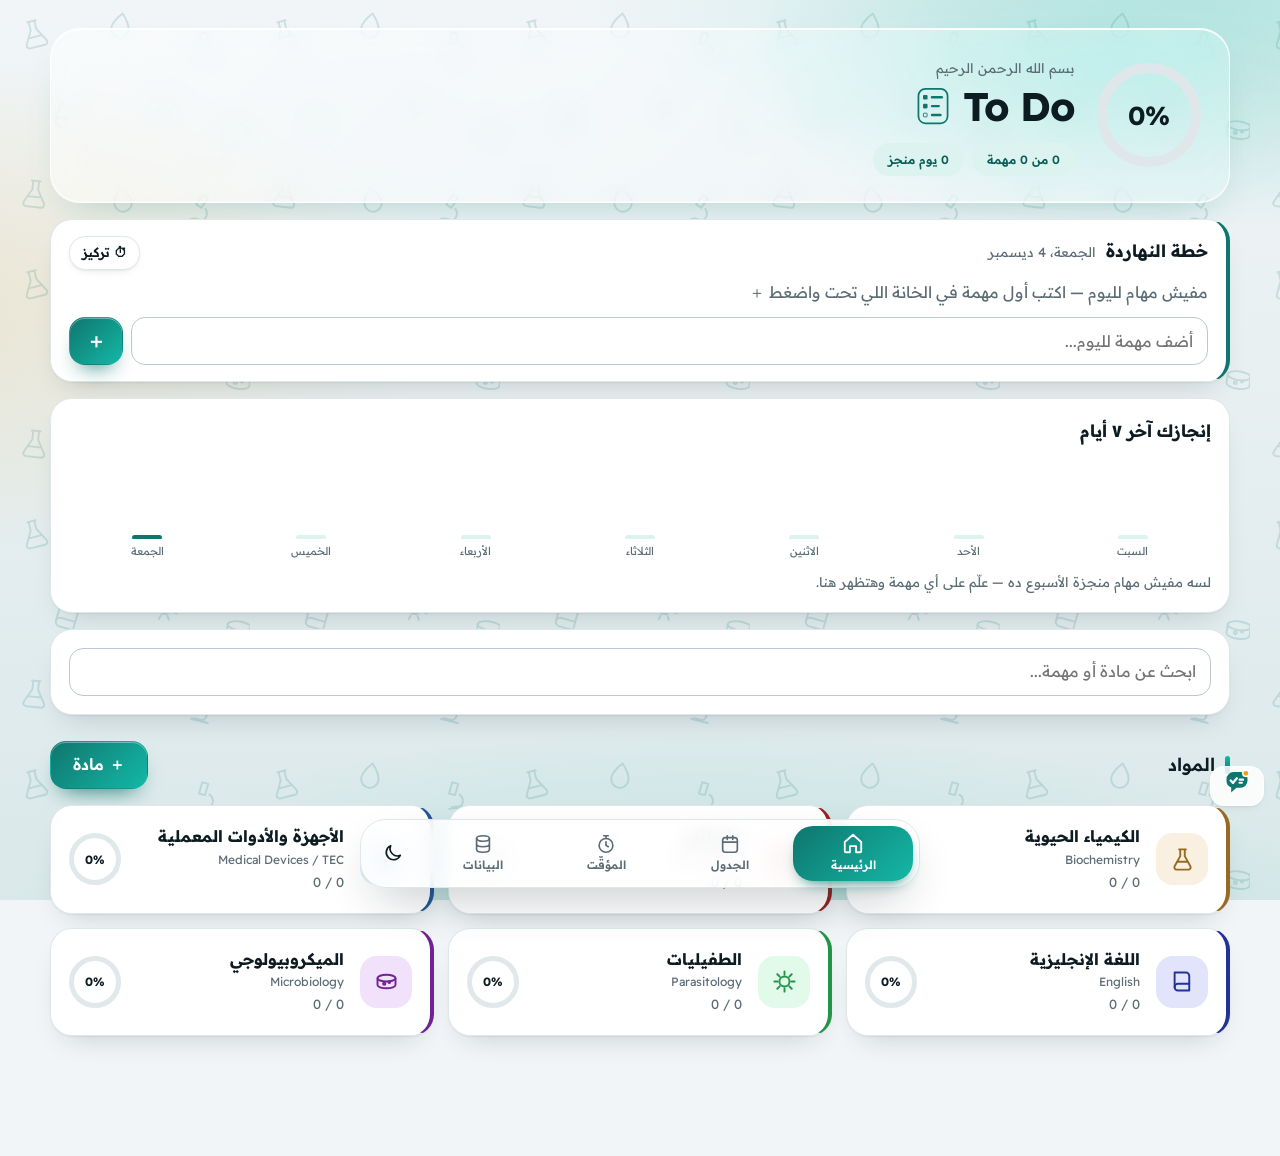
<file: index.html>
<!doctype html>
<html lang="ar" dir="rtl"><head><meta charset="utf-8">
<meta name="robots" content="noindex,nofollow,noarchive">
<meta name="viewport" content="width=device-width,initial-scale=1,viewport-fit=cover">
<meta name="color-scheme" content="light dark"><style>html{background:#F1F5F7}html[data-theme=dark]{background:#071113}</style><meta name="theme-color" content="#F1F5F7"><script>function setTheme(t,s){document.documentElement.dataset.theme=t;var m=document.querySelector('meta[name=theme-color]');if(m)m.content=t=="dark"?"#071113":"#F1F5F7";if(s)try{localStorage.setItem("todo_theme",t)}catch(e){}}var _t=null;try{_t=localStorage.getItem("todo_theme")}catch(e){}if(/[?&]demo/.test(location.search))_t=/demo=dark/.test(location.search)?"dark":"light";setTheme(_t||(matchMedia("(prefers-color-scheme:dark)").matches?"dark":"light"))</script>
<meta name="description" content="To Do — متابعة المهام والجدول اليومي">
<meta name="apple-mobile-web-app-capable" content="yes"><meta name="mobile-web-app-capable" content="yes"><meta name="apple-mobile-web-app-title" content="To Do"><meta name="apple-mobile-web-app-status-bar-style" content="black">
<title>To Do</title>
<link rel="manifest" href="manifest.webmanifest"><link rel="icon" href="favicon.svg" type="image/svg+xml"><link rel="icon" href="icon-192.png" sizes="192x192" type="image/png"><link rel="apple-touch-icon" href="apple-touch-icon.png">
<link rel="preconnect" href="https://fonts.googleapis.com"><link rel="preconnect" href="https://fonts.gstatic.com" crossorigin>
<link rel="stylesheet" href="https://fonts.googleapis.com/css2?family=Readex+Pro:wght@400;500;600;700&display=swap" media="print" onload="this.media='all'"><noscript><link rel="stylesheet" href="https://fonts.googleapis.com/css2?family=Readex+Pro:wght@400;500;600;700&display=swap"></noscript>
<link rel="stylesheet" href="styles.css"></head>
<body><main id="app"></main>
<nav class="tabs"><a href="#/" data-t="home"><svg viewBox="0 0 24 24" fill="none" stroke="currentColor" stroke-width="1.8" stroke-linecap="round" stroke-linejoin="round" aria-hidden="true"><path d="M4 11l8-7 8 7v9a1 1 0 0 1-1 1h-4v-6H9v6H5a1 1 0 0 1-1-1z"/></svg><span>الرئيسية</span></a><a href="#/cal" data-t="cal"><svg viewBox="0 0 24 24" fill="none" stroke="currentColor" stroke-width="1.8" stroke-linecap="round" stroke-linejoin="round" aria-hidden="true"><rect x="4" y="5" width="16" height="16" rx="3"/><path d="M4 10h16M9 3v4M15 3v4"/></svg><span>الجدول</span></a><a href="#/timer" data-t="timer"><svg viewBox="0 0 24 24" fill="none" stroke="currentColor" stroke-width="1.8" stroke-linecap="round" stroke-linejoin="round" aria-hidden="true"><circle cx="12" cy="13.5" r="7.5"/><path d="M12 9.5v4l2.5 1.5M9.5 3h5M12 3v3"/></svg><span>المؤقّت</span></a><a href="#/data" data-t="data"><svg viewBox="0 0 24 24" fill="none" stroke="currentColor" stroke-width="1.8" stroke-linecap="round" stroke-linejoin="round" aria-hidden="true"><ellipse cx="12" cy="6" rx="7" ry="3"/><path d="M5 6v6c0 1.7 3.1 3 7 3s7-1.3 7-3V6M5 12v6c0 1.7 3.1 3 7 3s7-1.3 7-3v-6"/></svg><span>البيانات</span></a><button id="theme" aria-label="الوضع الليلي" title="الوضع الليلي"><svg class="ic-moon" viewBox="0 0 24 24" fill="none" stroke="currentColor" stroke-width="1.8" stroke-linecap="round" stroke-linejoin="round" aria-hidden="true"><path d="M20 14.5A8 8 0 0 1 9.5 4 8 8 0 1 0 20 14.5z"/></svg><svg class="ic-sun" viewBox="0 0 24 24" fill="none" stroke="currentColor" stroke-width="1.8" stroke-linecap="round" stroke-linejoin="round" aria-hidden="true"><circle cx="12" cy="12" r="4"/><path d="M12 2v2M12 20v2M2 12h2M20 12h2M5 5l1.4 1.4M17.6 17.6L19 19M5 19l1.4-1.4M17.6 6.4L19 5"/></svg></button></nav>
<div id="sheet"></div>
<script type="module" src="main.js"></script></body></html>
</file>
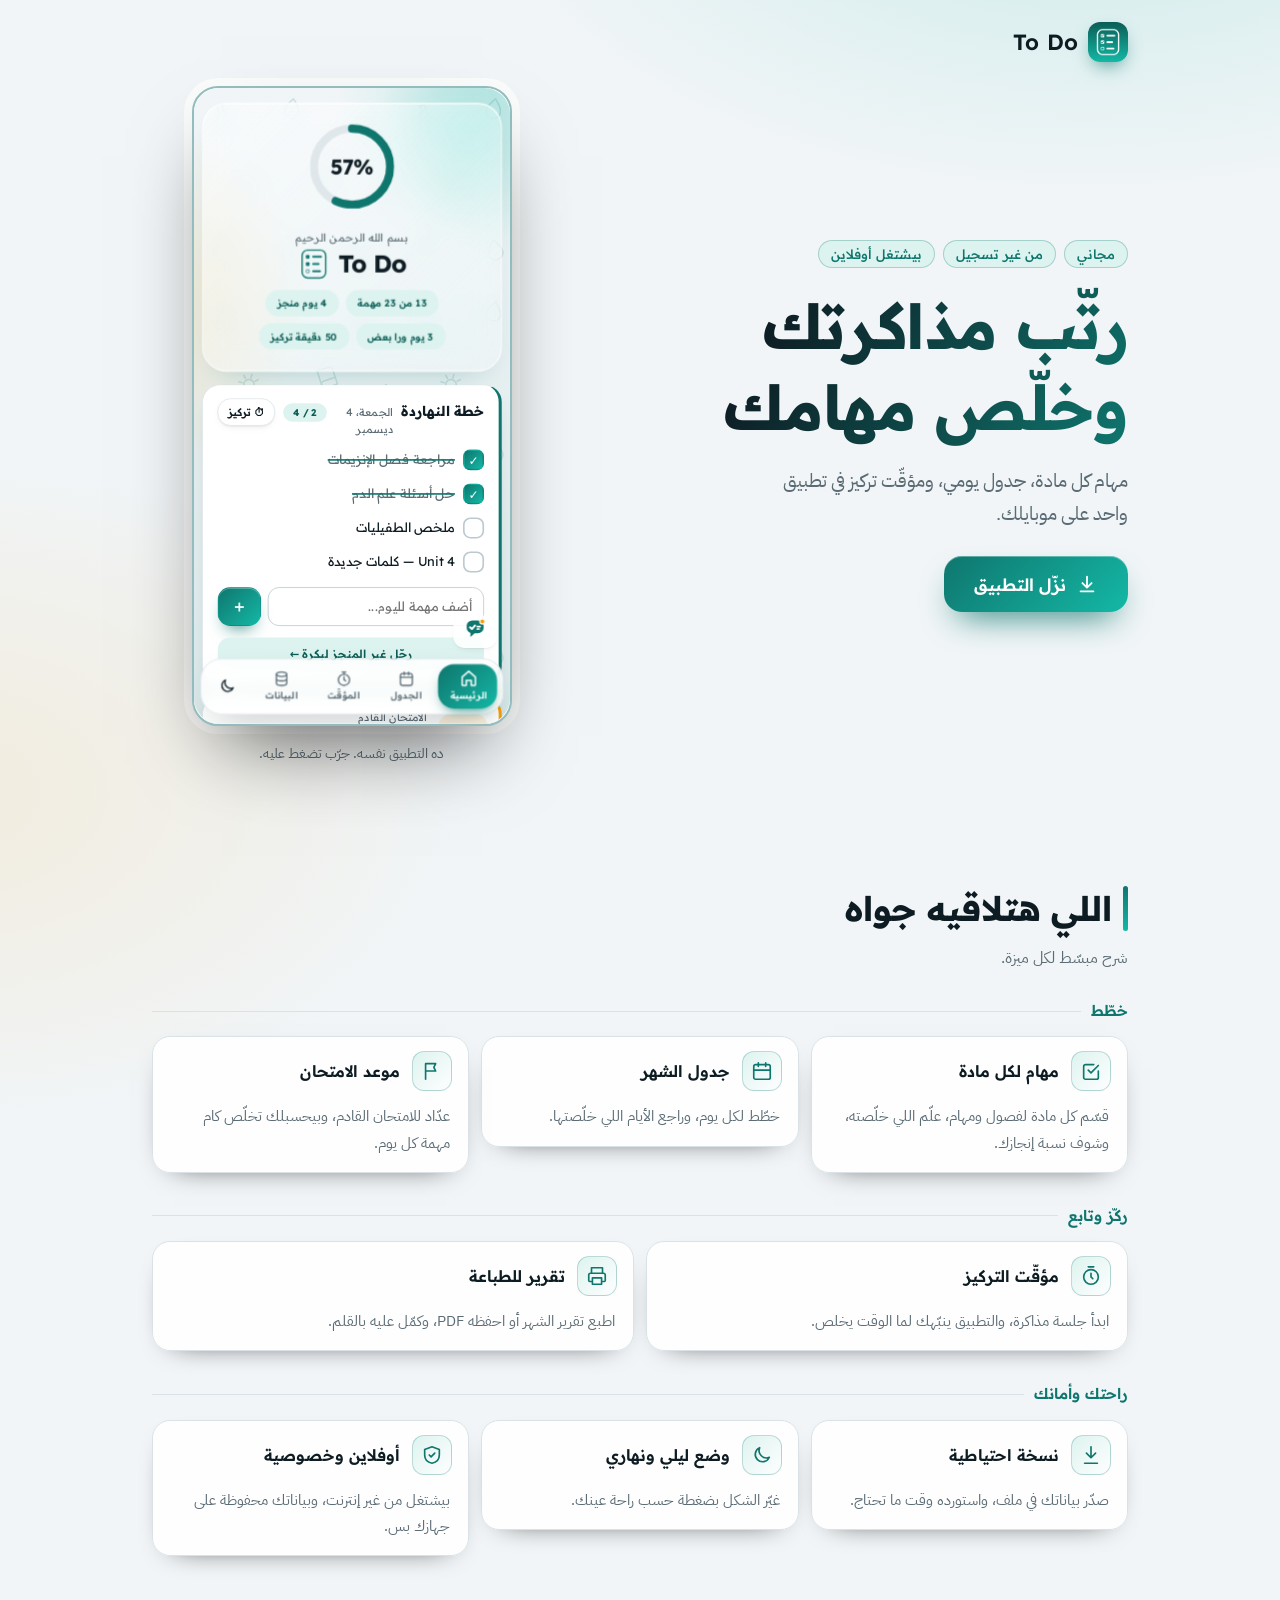
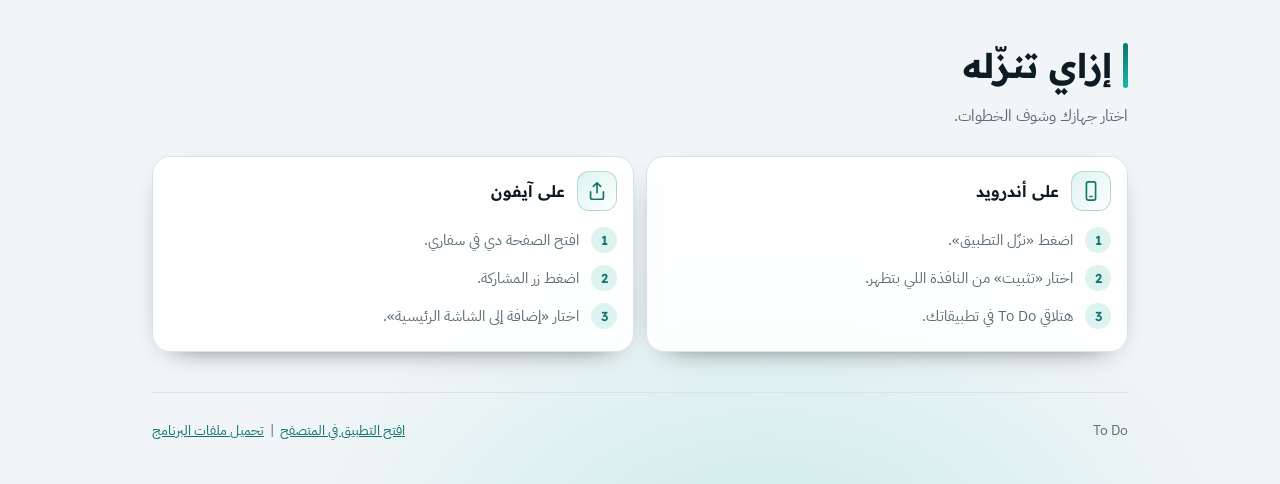
<file: download.html>
<!doctype html>
<html lang="ar" dir="rtl"><head><meta charset="utf-8">
<meta name="robots" content="noindex,nofollow,noarchive">
<meta name="viewport" content="width=device-width,initial-scale=1,viewport-fit=cover">
<meta name="color-scheme" content="light dark">
<style>html{background:#F1F5F7}html[data-theme=dark]{background:#071113}</style>
<meta name="theme-color" content="#F1F5F7">
<script>function setTheme(t,s){document.documentElement.dataset.theme=t;var m=document.querySelector('meta[name=theme-color]');if(m)m.content=t=="dark"?"#071113":"#F1F5F7";if(s)try{localStorage.setItem("todo_theme",t)}catch(e){}}var _t=null;try{_t=localStorage.getItem("todo_theme")}catch(e){}setTheme(_t||(matchMedia("(prefers-color-scheme:dark)").matches?"dark":"light"))</script>
<title>نزّل To Do</title>
<meta name="description" content="To Do: تطبيق لمتابعة المواد والمهام والجدول اليومي. مجاني وبيشتغل من غير إنترنت.">
<link rel="manifest" href="manifest.webmanifest"><link rel="icon" href="favicon.svg" type="image/svg+xml"><link rel="apple-touch-icon" href="apple-touch-icon.png">
<link rel="preconnect" href="https://fonts.googleapis.com"><link rel="preconnect" href="https://fonts.gstatic.com" crossorigin>
<link rel="stylesheet" href="https://fonts.googleapis.com/css2?family=IBM+Plex+Sans+Arabic:wght@400;500&family=Readex+Pro:wght@500;600;700&display=swap" media="print" onload="this.media='all'">
<style>
:root{--hex:url("data:image/svg+xml,%3Csvg xmlns='http://www.w3.org/2000/svg' width='27.71' height='48'%3E%3Cpath d='M13.86 0L27.71 8V24L13.86 32L0 24V8ZM13.86 32V48' fill='none' stroke='%230f766e' stroke-opacity='.15' stroke-width='1.2'/%3E%3C/svg%3E");--bg:#F1F5F7;--paper:#fff;--fg:#0D1B22;--muted:#5B6C75;--line:#D9E2E7;--on:#0F766E;--p2:#14B8A6;--on-fg:#fff;--hl:#DDF3EF;--g1:#14B8A62e;--g2:#F59E0B1c;--frame:#0D1B22;--sh:0 30px 60px -28px #0d1b2266;color-scheme:light}
:root[data-theme=dark]{--hex:url("data:image/svg+xml,%3Csvg xmlns='http://www.w3.org/2000/svg' width='27.71' height='48'%3E%3Cpath d='M13.86 0L27.71 8V24L13.86 32L0 24V8ZM13.86 32V48' fill='none' stroke='%232dd4bf' stroke-opacity='.13' stroke-width='1.2'/%3E%3C/svg%3E");--bg:#071113;--paper:#0E1B1E;--fg:#E7F1F2;--muted:#8DA3A8;--line:#1E3A3F;--on:#2DD4BF;--p2:#5EEAD4;--on-fg:#032B27;--hl:#2DD4BF26;--g1:#2DD4BF1f;--g2:#38BDF814;--frame:#16292d;--sh:0 30px 70px -26px #000;color-scheme:dark}
*{box-sizing:border-box}
body{margin:0;min-height:100dvh;background:var(--bg);color:var(--fg);font:400 16px/1.75 "IBM Plex Sans Arabic","Segoe UI",Tahoma,system-ui,sans-serif;padding:env(safe-area-inset-top) env(safe-area-inset-right) env(safe-area-inset-bottom) env(safe-area-inset-left)}
body::before,body::after{content:"";position:fixed;inset:0;z-index:-1;pointer-events:none}
body::before{background:radial-gradient(70% 50% at 90% -5%,var(--g1),transparent 70%),radial-gradient(60% 45% at -5% 60%,var(--g2),transparent 70%),radial-gradient(70% 40% at 50% 110%,var(--g1),transparent 70%)}
body::after{background:var(--hex) 0 0/36px 62.35px;-webkit-mask-image:radial-gradient(130% 80% at 50% 0,#000 35%,transparent 100%);mask-image:radial-gradient(130% 80% at 50% 0,#000 35%,transparent 100%)}
.wrap{max-width:1020px;margin:0 auto;padding:0 22px}
h1,h2,h3,.brand{font-family:"Readex Pro","IBM Plex Sans Arabic",system-ui,sans-serif;margin:0}
a{color:var(--on)}
:focus-visible{outline:3px solid var(--on);outline-offset:3px;border-radius:8px}
.top{display:flex;align-items:center;justify-content:space-between;padding:18px 0}
.brand{display:flex;align-items:center;gap:10px;font-weight:600;font-size:18px}
.brand img{width:36px;height:36px;border-radius:10px}
.hero{display:grid;gap:36px;padding:18px 0 56px;align-items:center}
h1{font-size:clamp(32px,7.4vw,56px);line-height:1.3;font-weight:700;letter-spacing:-.01em}
.lead{font-size:18px;color:var(--muted);max-width:34ch;margin:16px 0 26px}
.btn{display:inline-flex;align-items:center;justify-content:center;gap:10px;min-height:56px;padding:0 30px;border:0;border-radius:18px;background:linear-gradient(135deg,var(--on),var(--p2));color:var(--on-fg);font:600 17px "Readex Pro",system-ui,sans-serif;cursor:pointer;box-shadow:0 16px 30px -14px var(--on);transition:transform .12s}
.btn:active{transform:scale(.97)}.btn svg{width:22px;height:22px}
.help{display:none;margin-top:16px;padding:14px 16px;border-radius:14px;background:var(--hl);color:var(--fg);font-size:15px;max-width:44ch}.help.on{display:block}
.stage{display:grid;justify-items:center}
.phone{position:relative;width:min(100%,320px);aspect-ratio:9/18;border-radius:26px;border:1px solid var(--line);background:var(--paper);box-shadow:var(--sh)}
.bezel{width:100%;height:100%;border-radius:inherit}
.screen{position:relative;width:100%;height:100%;border-radius:inherit;overflow:hidden;background:var(--bg)}
.screen iframe{position:absolute;left:0;top:0;width:390px;height:100%;border:0;transform-origin:0 0;opacity:0;transition:opacity .4s}.screen iframe.on{opacity:1}
.screen .ph{position:absolute;inset:0;display:grid;place-items:center}.screen .ph img{width:72px;border-radius:18px}
.hint{margin:16px 0 0;font-size:14px;color:var(--muted);text-align:center}
footer{display:flex;flex-wrap:wrap;gap:10px 24px;justify-content:space-between;padding:26px 0 40px;border-top:1px solid var(--line);color:var(--muted);font-size:14px}
.chips{display:flex;flex-wrap:wrap;gap:8px;margin:0 0 18px}
.chips span{display:inline-flex;align-items:center;gap:6px;padding:5px 12px;border-radius:99px;background:var(--hl);color:var(--on);font:500 13px "Readex Pro",system-ui,sans-serif}
section{padding:48px 0;border-top:1px solid var(--line)}
.sh{margin-bottom:26px}
h2{font-size:28px;font-weight:700;margin:0 0 6px}
.sh p{margin:0;color:var(--muted);font-size:16px}
.grp{margin:0 0 30px}.grp:last-child{margin-bottom:0}
.grp h3{display:flex;align-items:center;gap:10px;font-size:15px;font-weight:600;color:var(--on);margin:0 0 12px}
.grp h3::after{content:"";flex:1;height:1px;background:var(--line)}
.cards{display:grid;gap:12px;align-items:start}
.card{border:1px solid var(--line);border-radius:18px;background:color-mix(in srgb,var(--paper) 88%,transparent);padding:14px 16px;transition:border-color .2s,box-shadow .2s}
.card.open{border-color:color-mix(in srgb,var(--on) 45%,var(--line));box-shadow:0 14px 28px -20px var(--on)}
.ch{display:flex;align-items:center;gap:12px}
.ic{flex:none;width:40px;height:40px;display:grid;place-items:center;border-radius:12px;background:var(--hl);color:var(--on)}
.ic svg{width:22px;height:22px}
.ch b{flex:1;font:600 16px "Readex Pro",system-ui,sans-serif}
.tgl{flex:none;position:relative;width:34px;height:34px;border-radius:50%;border:1px solid var(--line);background:var(--paper);color:var(--on);cursor:pointer;padding:0;transition:background .2s,transform .12s}
.tgl:active{transform:scale(.9)}
.tgl::before,.tgl::after{content:"";position:absolute;left:50%;top:50%;width:12px;height:2px;margin:-1px 0 0 -6px;border-radius:2px;background:currentColor;transition:transform .25s}
.tgl::after{transform:rotate(90deg)}
.card.open .tgl{background:var(--hl)}.card.open .tgl::after{transform:rotate(0)}
.more{display:block}

.more>div{min-height:0}
.more p{margin:0;padding:12px 2px 2px;color:var(--muted);font-size:15px}
ol{margin:0;padding:10px 0 2px;list-style:none;counter-reset:s}
ol li{counter-increment:s;display:flex;gap:12px;align-items:flex-start;padding:6px 0;color:var(--muted);font-size:15px}
ol li::before{content:counter(s);flex:none;width:26px;height:26px;display:grid;place-items:center;border-radius:50%;background:var(--hl);color:var(--on);font:600 13px "Readex Pro",sans-serif}
.dev{font-size:12px;font-weight:500;color:var(--muted);background:none}
@media(min-width:620px){.cards{grid-template-columns:1fr 1fr}}
@media(min-width:760px){.hero{grid-template-columns:1.15fr .85fr;padding-bottom:72px}}
@media(min-width:900px){.cards.c3{grid-template-columns:repeat(3,1fr)}}
@media(prefers-reduced-motion:reduce){*{transition:none!important}}
/*v2*/
body{background:radial-gradient(900px 520px at 85% -8%,var(--g1),transparent 70%),radial-gradient(760px 480px at -5% 38%,var(--g2),transparent 70%),radial-gradient(700px 500px at 60% 105%,var(--g1),transparent 70%),var(--bg)}
body::before{content:"";position:fixed;inset:0;z-index:-1;pointer-events:none;background:url("data:image/svg+xml,%3Csvg xmlns='http://www.w3.org/2000/svg' width='200' height='200'%3E%3Cg fill='none' stroke='%232dd4bf' stroke-opacity='.16' stroke-width='1.6' stroke-linecap='round' stroke-linejoin='round'%3E%3Cpath d='M30 20h14M32 20v14l-8 14a3 3 0 0 0 3 4h22a3 3 0 0 0 3-4l-8-14V20'/%3E%3Cpath d='M150 30c8 12 14 20 0 30-14-10-8-18 0-30z'/%3E%3Cpath d='M40 140a14 14 0 1 0 1 0M40 126v14l8 6'/%3E%3Cpath d='M140 130h30v22h-30zM155 130v22'/%3E%3C/g%3E%3C/svg%3E");background-size:200px 200px;-webkit-mask-image:linear-gradient(#000 0,transparent 85%);mask-image:linear-gradient(#000 0,transparent 85%)}
.top{padding:22px 0 6px}.brand{font-size:22px;letter-spacing:.2px}.brand img{width:40px;height:40px;border-radius:12px;box-shadow:0 8px 20px -8px var(--on)}
h1{background:linear-gradient(120deg,var(--fg) 30%,var(--on) 100%);-webkit-background-clip:text;background-clip:text;color:transparent;font-size:clamp(34px,8vw,62px)}
.lead{font-size:19px}
.chips span{border:1px solid color-mix(in srgb,var(--on) 28%,transparent);backdrop-filter:blur(6px)}
.btn{box-shadow:0 16px 34px -14px var(--on),inset 0 1px 0 #ffffff55;position:relative;overflow:hidden;transition:transform .2s,box-shadow .2s}
.btn:hover{transform:translateY(-2px);box-shadow:0 22px 40px -14px var(--on),inset 0 1px 0 #ffffff66}.btn:active{transform:scale(.97)}
.btn::after{content:"";position:absolute;inset:0;background:linear-gradient(110deg,transparent 35%,#ffffff55 50%,transparent 65%);transform:translateX(120%);animation:shine 3.6s 1.2s infinite}
@keyframes shine{to{transform:translateX(-120%)}}
.stage{position:relative}.stage::before{content:"";position:absolute;inset:6% 4%;z-index:-1;border-radius:50%;background:radial-gradient(closest-side,var(--g1),transparent);filter:blur(24px);animation:glow 5s ease-in-out infinite alternate}
@keyframes glow{to{transform:scale(1.15);opacity:.7}}
.phone{border:2px solid color-mix(in srgb,var(--on) 35%,var(--line));box-shadow:0 40px 80px -30px #000a,0 0 0 8px color-mix(in srgb,var(--paper) 70%,transparent);animation:fl 6s ease-in-out infinite alternate}
@keyframes fl{to{transform:translateY(-10px)}}
section{border-top:0;padding:40px 0}.sh h2{position:relative;padding-inline-start:16px;font-size:clamp(24px,5vw,34px)}
.sh h2::before{content:"";position:absolute;inset-inline-start:0;top:12%;bottom:12%;width:5px;border-radius:5px;background:linear-gradient(var(--on),var(--p2))}
.card{backdrop-filter:blur(10px);box-shadow:0 10px 30px -22px #000;transition:transform .25s,border-color .25s,box-shadow .25s}
.card:hover{transform:translateY(-4px);border-color:color-mix(in srgb,var(--on) 50%,var(--line));box-shadow:0 22px 40px -24px var(--on)}
.ic{background:linear-gradient(135deg,var(--hl),transparent);border:1px solid color-mix(in srgb,var(--on) 25%,transparent)}
.rv{opacity:0;transform:translateY(22px);transition:opacity .6s,transform .6s}.rv.in{opacity:1;transform:none}
@media(prefers-reduced-motion:reduce){.phone,.stage::before,.btn::after{animation:none}.rv{opacity:1;transform:none;transition:none}}
</style></head><body>
<div class="wrap">
<div class="top"><div class="brand"><img src="icon-192.png" alt="">To Do</div></div>

<header class="hero">
<div>
<div class="chips"><span>مجاني</span><span>من غير تسجيل</span><span>بيشتغل أوفلاين</span></div>
<h1>رتّب مذاكرتك وخلّص مهامك</h1>
<p class="lead">مهام كل مادة، جدول يومي، ومؤقّت تركيز في تطبيق واحد على موبايلك.</p>
<button class="btn" id="ins" type="button"><svg viewBox="0 0 24 24" fill="none" stroke="currentColor" stroke-width="2" stroke-linecap="round" stroke-linejoin="round" aria-hidden="true"><path d="M12 4v11M7 11l5 5 5-5M5 20h14"/></svg><span id="lbl">نزّل التطبيق</span></button>
<div class="help" id="help" role="status" aria-live="polite"></div>
</div>
<div class="stage"><div class="phone"><div class="bezel"><div class="screen" id="screen"><div class="ph"><img src="icon-192.png" alt=""></div></div></div></div>
<p class="hint">ده التطبيق نفسه. جرّب تضغط عليه.</p></div>
</header>

<section aria-labelledby="f">
<div class="sh"><h2 id="f">اللي هتلاقيه جواه</h2><p>شرح مبسّط لكل ميزة.</p></div>
<div class="grp"><h3>خطّط</h3><div class="cards c3"><div class="card"><div class="ch"><span class="ic"><svg viewBox="0 0 24 24" fill="none" stroke="currentColor" stroke-width="1.8" stroke-linecap="round" stroke-linejoin="round" aria-hidden="true"><path d="M9 11l3 3 8-8"/><path d="M20 12v7a2 2 0 0 1-2 2H6a2 2 0 0 1-2-2V7a2 2 0 0 1 2-2h9"/></svg></span><b>مهام لكل مادة</b></div><div class="more" id="m1"><div><p>قسّم كل مادة لفصول ومهام، علّم اللي خلّصته، وشوف نسبة إنجازك.</p></div></div></div><div class="card"><div class="ch"><span class="ic"><svg viewBox="0 0 24 24" fill="none" stroke="currentColor" stroke-width="1.8" stroke-linecap="round" stroke-linejoin="round" aria-hidden="true"><rect x="3" y="5" width="18" height="16" rx="2"/><path d="M16 3v4M8 3v4M3 11h18"/></svg></span><b>جدول الشهر</b></div><div class="more" id="m2"><div><p>خطّط لكل يوم، وراجع الأيام اللي خلّصتها.</p></div></div></div><div class="card"><div class="ch"><span class="ic"><svg viewBox="0 0 24 24" fill="none" stroke="currentColor" stroke-width="1.8" stroke-linecap="round" stroke-linejoin="round" aria-hidden="true"><path d="M5 21V4M5 4h11l-2 4 2 4H5"/></svg></span><b>موعد الامتحان</b></div><div class="more" id="m3"><div><p>عدّاد للامتحان القادم، وبيحسبلك تخلّص كام مهمة كل يوم.</p></div></div></div></div></div>
<div class="grp"><h3>ركّز وتابع</h3><div class="cards"><div class="card"><div class="ch"><span class="ic"><svg viewBox="0 0 24 24" fill="none" stroke="currentColor" stroke-width="1.8" stroke-linecap="round" stroke-linejoin="round" aria-hidden="true"><circle cx="12" cy="13" r="8"/><path d="M12 9v4l2 2M9 2h6"/></svg></span><b>مؤقّت التركيز</b></div><div class="more" id="m4"><div><p>ابدأ جلسة مذاكرة، والتطبيق ينبّهك لما الوقت يخلص.</p></div></div></div><div class="card"><div class="ch"><span class="ic"><svg viewBox="0 0 24 24" fill="none" stroke="currentColor" stroke-width="1.8" stroke-linecap="round" stroke-linejoin="round" aria-hidden="true"><path d="M6 9V3h12v6M6 18H4a1 1 0 0 1-1-1v-6a2 2 0 0 1 2-2h14a2 2 0 0 1 2 2v6a1 1 0 0 1-1 1h-2"/><path d="M7 14h10v7H7z"/></svg></span><b>تقرير للطباعة</b></div><div class="more" id="m5"><div><p>اطبع تقرير الشهر أو احفظه PDF، وكمّل عليه بالقلم.</p></div></div></div></div></div>
<div class="grp"><h3>راحتك وأمانك</h3><div class="cards c3"><div class="card"><div class="ch"><span class="ic"><svg viewBox="0 0 24 24" fill="none" stroke="currentColor" stroke-width="1.8" stroke-linecap="round" stroke-linejoin="round" aria-hidden="true"><path d="M12 3v12M7 10l5 5 5-5M5 21h14"/></svg></span><b>نسخة احتياطية</b></div><div class="more" id="m6"><div><p>صدّر بياناتك في ملف، واستورده وقت ما تحتاج.</p></div></div></div><div class="card"><div class="ch"><span class="ic"><svg viewBox="0 0 24 24" fill="none" stroke="currentColor" stroke-width="1.8" stroke-linecap="round" stroke-linejoin="round" aria-hidden="true"><path d="M20 14.5A8 8 0 0 1 9.5 4 8 8 0 1 0 20 14.5z"/></svg></span><b>وضع ليلي ونهاري</b></div><div class="more" id="m7"><div><p>غيّر الشكل بضغطة حسب راحة عينك.</p></div></div></div><div class="card"><div class="ch"><span class="ic"><svg viewBox="0 0 24 24" fill="none" stroke="currentColor" stroke-width="1.8" stroke-linecap="round" stroke-linejoin="round" aria-hidden="true"><path d="M12 3l8 3v6c0 5-3.5 8-8 9-4.5-1-8-4-8-9V6z"/><path d="M9 12l2 2 4-4"/></svg></span><b>أوفلاين وخصوصية</b></div><div class="more" id="m8"><div><p>بيشتغل من غير إنترنت، وبياناتك محفوظة على جهازك بس.</p></div></div></div></div></div>
</section>

<section aria-labelledby="h">
<div class="sh"><h2 id="h">إزاي تنزّله</h2><p>اختار جهازك وشوف الخطوات.</p></div>
<div class="cards"><div class="card dv-a"><div class="ch"><span class="ic"><svg viewBox="0 0 24 24" fill="none" stroke="currentColor" stroke-width="1.8" stroke-linecap="round" stroke-linejoin="round" aria-hidden="true"><rect x="7" y="2" width="10" height="20" rx="2"/><path d="M11 18h2"/></svg></span><b>على أندرويد</b></div><div class="more" id="m9"><div><ol><li>اضغط «نزّل التطبيق».</li><li>اختار «تثبيت» من النافذة اللي بتظهر.</li><li>هتلاقي To Do في تطبيقاتك.</li></ol></div></div></div><div class="card dv-i"><div class="ch"><span class="ic"><svg viewBox="0 0 24 24" fill="none" stroke="currentColor" stroke-width="1.8" stroke-linecap="round" stroke-linejoin="round" aria-hidden="true"><path d="M12 3v11M8 7l4-4 4 4M5 13v6a2 2 0 0 0 2 2h10a2 2 0 0 0 2-2v-6"/></svg></span><b>على آيفون</b></div><div class="more" id="m10"><div><ol><li>افتح الصفحة دي في سفاري.</li><li>اضغط زر المشاركة.</li><li>اختار «إضافة إلى الشاشة الرئيسية».</li></ol></div></div></div></div></section>

<footer><span>To Do</span><span><a href="./index.html">افتح التطبيق في المتصفح</a> &nbsp;|&nbsp; <a href="todo-app.zip" download="todo-app.zip">تحميل ملفات البرنامج</a></span></footer>
</div>

<script>
const $=id=>document.getElementById(id),ua=navigator.userAgent,ios=/iphone|ipad|ipod/i.test(ua)||(navigator.platform==="MacIntel"&&navigator.maxTouchPoints>1);
let ev=null;const help=h=>{$("help").innerHTML=h;$("help").classList.add("on")};
if("serviceWorker"in navigator)navigator.serviceWorker.register("sw.js").catch(()=>{});
addEventListener("beforeinstallprompt",e=>{e.preventDefault();ev=e});
addEventListener("appinstalled",()=>help("اتثبّت. هتلاقي To Do في تطبيقاتك."));
if(matchMedia("(display-mode: standalone)").matches||navigator.standalone){$("lbl").textContent="افتح التطبيق";$("ins").onclick=()=>location.href="./index.html"}
else{if(ios)$("lbl").textContent="إضافة للشاشة الرئيسية";
$("ins").addEventListener("click",async()=>{if(ev){ev.prompt();await ev.userChoice;ev=null;return}
if(ios)return help("اضغط زر المشاركة في سفاري، وبعدها اختار «إضافة إلى الشاشة الرئيسية».");
help("افتح قايمة المتصفح (⋮) واختار «تثبيت التطبيق» أو «إضافة إلى الشاشة الرئيسية». ولو مش ظاهرة، <a href='./index.html'>افتح التطبيق في المتصفح</a>.")})}
const fit=()=>{const s=$("screen"),f=s.querySelector("iframe");if(!f)return;const k=s.clientWidth/390;f.style.transform="scale("+k+")";f.style.height=(s.clientHeight/k)+"px"};
if(window.ResizeObserver)new ResizeObserver(fit).observe($("screen"));else addEventListener("resize",fit);

const cur=()=>document.documentElement.dataset.theme;
addEventListener("load",()=>{const f=document.createElement("iframe");f.src="index.html?demo="+cur()+"#/";f.title="معاينة حية للتطبيق";f.onload=()=>{$("screen").querySelector(".ph")?.remove();f.classList.add("on")};$("screen").appendChild(f);fit()});
</script><script>(()=>{const e=document.querySelectorAll(".card,.sh,.grp>h3");if(!("IntersectionObserver"in window)){return}const o=new IntersectionObserver(a=>a.forEach(x=>{if(x.isIntersecting){x.target.classList.add("in");o.unobserve(x.target)}}),{threshold:.12});e.forEach(n=>{n.classList.add("rv");o.observe(n)})})()</script></body></html>
</file>
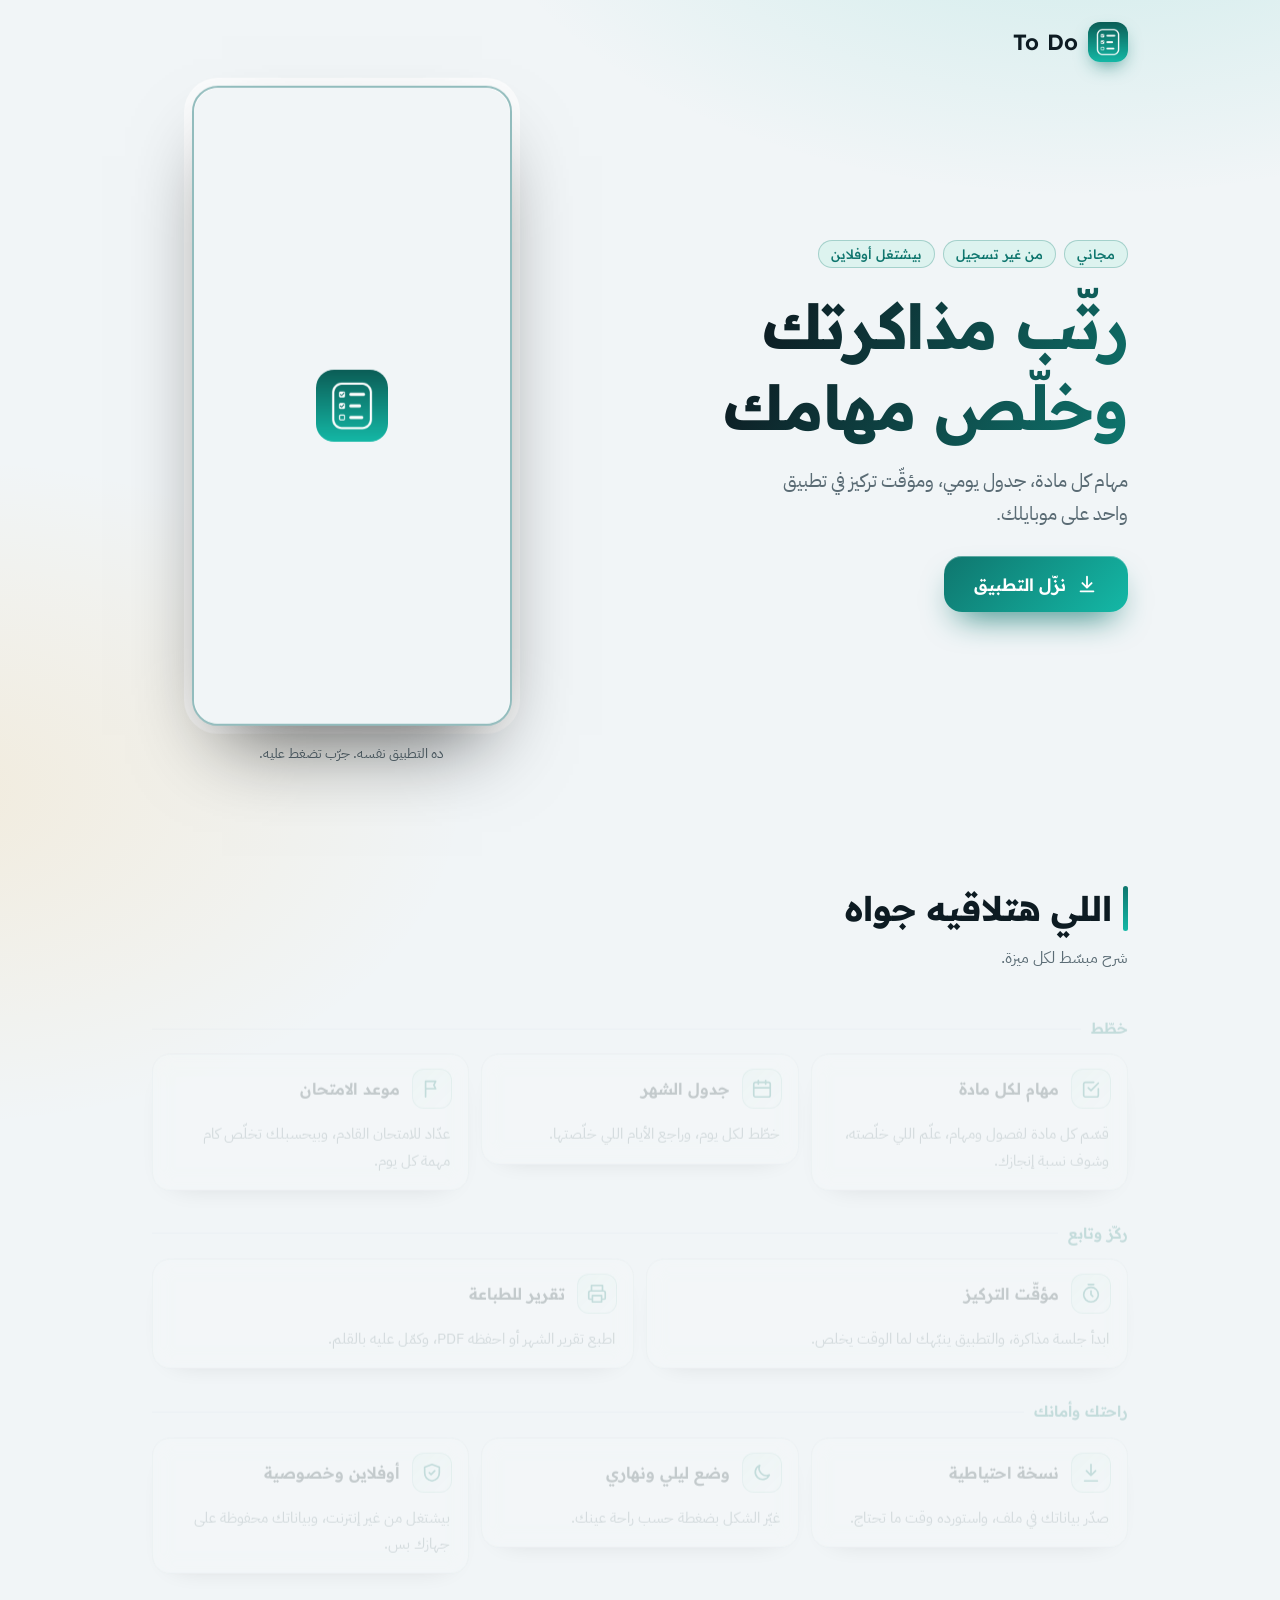
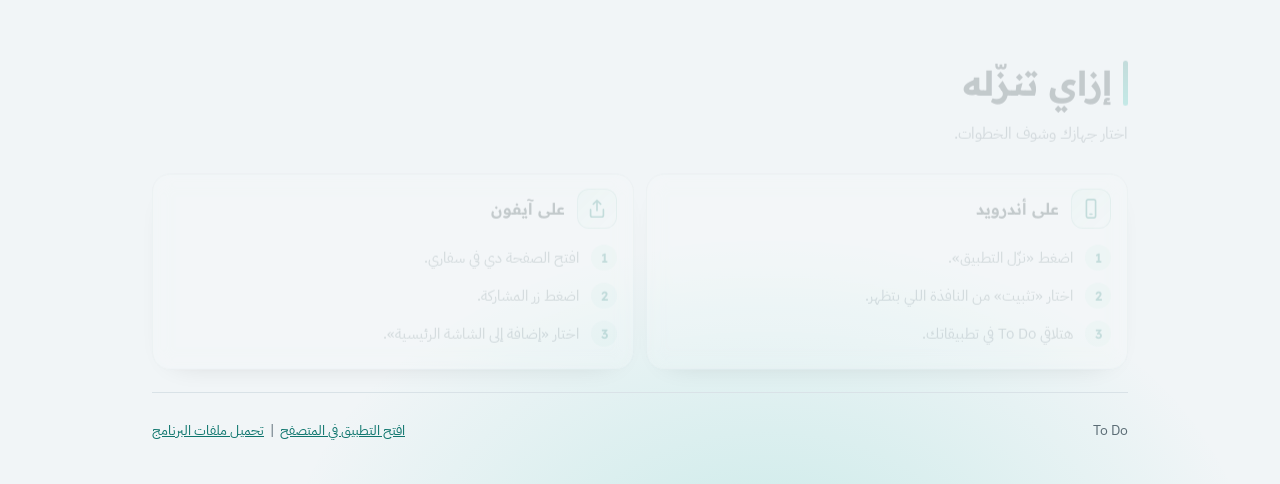
<file: get.html>
<!doctype html><html lang="ar" dir="rtl"><head><meta charset="utf-8"><meta name="robots" content="noindex,nofollow"><meta http-equiv="refresh" content="0;url=download.html"><title>نزّل To Do</title></head><body><a href="download.html">صفحة التحميل</a></body></html>
</file>
<file: styles.css>
/* To Do — Aurora Lab theme */
:root{--bg:#F1F5F7;--paper:#fff;--fg:#0D1B22;--muted:#5B6C75;--bd:#E0E7EB;--bd2:#BCC9CF;--line:#E1E8EC;--on:#0F766E;--p2:#14B8A6;--on-fg:#fff;--accent:#0F766E;--hl:#DDF3EF;--hlfg:#0B5E57;--focus:#0F766E2e;--warmbg:#FEF3C7;--warmfg:#8A5300;--danger:#DC2626;--glass:#ffffffd9;--tk:#5EEAD4;--hero-grad:linear-gradient(135deg,#0B5E57,#0F766E 55%,#14A394);--hero-bg:#0F766E;--sh-s:0 1px 2px #0d1b220f,0 4px 12px -6px #0d1b2224;--sh:0 1px 2px #0d1b220f,0 14px 30px -16px #0d1b2238;--sh-l:0 20px 50px -18px #0d1b2255;--r:22px;--glow1:#14B8A62e;--glow2:#F59E0B1c;color-scheme:light}
:root[data-theme=dark]{--bg:#071113;--paper:#0E1B1E;--fg:#E7F1F2;--muted:#8DA3A8;--bd:#1B3136;--bd2:#2F4E54;--line:#1E3A3F;--on:#2DD4BF;--p2:#5EEAD4;--on-fg:#032B27;--accent:#2DD4BF;--hl:#2DD4BF26;--hlfg:#5EEAD4;--focus:#2DD4BF33;--warmbg:#F59E0B26;--warmfg:#FCD34D;--danger:#F87171;--glass:#0e1b1ee6;--tk:#0F766E;--hero-grad:linear-gradient(135deg,#0A3F3B,#0F5F59 55%,#0F766E);--hero-bg:#0F5F59;--sh-s:0 1px 0 #ffffff08 inset,0 6px 14px -8px #000a;--sh:0 1px 0 #ffffff0a inset,0 18px 34px -18px #000c;--sh-l:0 24px 60px -20px #000;--glow1:#2DD4BF1f;--glow2:#38BDF814;color-scheme:dark}
*{box-sizing:border-box;-webkit-tap-highlight-color:transparent}
body{margin:0;min-height:100vh;color:var(--fg);font-family:"Readex Pro","IBM Plex Sans Arabic","Segoe UI",Tahoma,system-ui,sans-serif;line-height:1.6;background:var(--bg);padding-top:env(safe-area-inset-top);font-variant-numeric:tabular-nums}
body::before{content:"";position:fixed;inset:0;z-index:-1;pointer-events:none;background:radial-gradient(60% 38% at 100% -6%,var(--glow1),transparent 70%),radial-gradient(50% 30% at -4% 14%,var(--glow2),transparent 70%),radial-gradient(70% 40% at 50% 112%,var(--glow1),transparent 70%)}
h1,h2,h3,p{margin:0}h1{font-size:clamp(24px,5vw,32px);line-height:1.25;font-weight:700}h2{font-size:17px;font-weight:600}small,.muted{color:var(--muted)}.en{direction:ltr;text-align:right;color:var(--muted);font-size:12px}.grow{flex:1;min-width:0}
a{color:inherit;text-decoration:none}button,input,textarea{font:inherit;color:inherit}:focus-visible{outline:3px solid var(--on);outline-offset:2px}
.view{width:min(960px,calc(100% - 28px));margin:0 auto;padding:18px 0 120px;display:grid;gap:14px;animation:in .18s ease-out}@keyframes in{from{opacity:0;transform:translateY(8px)}}
.hero,.shead,.card,.mhead{display:flex;align-items:center;gap:16px;background:var(--paper);border:1px solid var(--bd);border-radius:var(--r);padding:18px;box-shadow:var(--sh)}
.hero{position:relative;overflow:hidden;padding:24px;background:var(--hero-grad);color:#fff;border:0;--accent:#fff;--line:#ffffff38;box-shadow:0 22px 40px -22px #0F766Eaa}.hero small,.hero .muted{color:#ffffffbf}.hero>*{position:relative;z-index:1}
.hero::after{content:"";position:absolute;inset:0;z-index:0;background:radial-gradient(60% 100% at 100% 0,#ffffff2e,transparent 60%),radial-gradient(45% 70% at 0 110%,#00000026,transparent 70%)}
.chips{display:flex;gap:8px;flex-wrap:wrap;margin-top:12px}.chip{font-size:12px;font-weight:500;padding:4px 12px;border-radius:99px;background:#ffffff26;border:1px solid #ffffff3d}
.card.today{display:block;border-inline-start:4px solid var(--on)}.card.today p{margin-top:2px}.card.today b::before{content:"";display:inline-block;width:9px;height:9px;border-radius:50%;background:var(--on);box-shadow:0 0 0 4px var(--focus);margin-inline-end:10px}
.sec{display:flex;align-items:center;justify-content:space-between;margin-top:10px}.sec h2{display:flex;align-items:center;gap:10px}.sec h2::before{content:"";width:5px;height:18px;border-radius:4px;background:linear-gradient(var(--p2),var(--on))}
.grid{display:grid;grid-template-columns:repeat(auto-fill,minmax(280px,1fr));gap:14px}
.subj{transition:transform .15s,box-shadow .15s}.subj:hover{transform:translateY(-2px);box-shadow:var(--sh-l)}.subj:active{transform:scale(.985)}
.ico{width:48px;height:48px;flex:none;display:grid;place-items:center;font-size:22px;border-radius:15px;background:var(--hl);color:var(--hlfg)}.gl{display:inline-flex}
.ring{position:relative;flex:none;display:grid;place-items:center}.ring svg{position:absolute;inset:0}.ring span{position:relative;font-weight:700}
.btn{min-height:46px;padding:0 18px;border-radius:14px;border:1px solid var(--bd);background:var(--paper);font-weight:600;cursor:pointer;white-space:nowrap;box-shadow:var(--sh-s);transition:transform .12s}.btn:active{transform:scale(.97)}
.btn.primary{background:linear-gradient(135deg,var(--on),var(--p2));color:var(--on-fg);border-color:transparent;box-shadow:0 10px 20px -10px var(--on)}.btn.danger{color:var(--danger);background:transparent;border-color:#dc262655;box-shadow:none}
.icon{width:44px;height:44px;border-radius:12px;border:0;background:transparent;color:var(--muted);font-size:18px;cursor:pointer}
.tools{display:grid;grid-template-columns:repeat(auto-fit,minmax(150px,1fr));gap:10px}.addrow,.stack{display:flex;gap:8px}.stack{flex-direction:column}
input:not([type=checkbox]),textarea{min-width:0;width:100%;min-height:48px;padding:10px 14px;border-radius:14px;border:1px solid var(--bd2);background:var(--paper);outline:none;transition:box-shadow .15s,border-color .15s}input:focus,textarea:focus{border-color:var(--on);box-shadow:0 0 0 4px var(--focus)}textarea{resize:vertical}
.list{list-style:none;margin:0;padding:0;display:grid;gap:8px}
.row{display:flex;align-items:center;background:var(--paper);border:1px solid var(--bd);border-radius:16px;padding:2px 6px 2px 4px;box-shadow:var(--sh-s)}.row label{flex:1;display:flex;align-items:center;gap:12px;padding:10px 8px;cursor:pointer;min-width:0}.row span{overflow-wrap:anywhere}
.row.done span{color:var(--muted);text-decoration:line-through;text-decoration-color:var(--on);text-decoration-thickness:2px}
input[type=checkbox]{appearance:none;width:26px;height:26px;flex:none;margin:0;border-radius:9px;border:2px solid var(--bd2);background:var(--paper);display:grid;place-items:center;cursor:pointer;transition:background .15s}
input[type=checkbox]:checked{background:linear-gradient(135deg,var(--on),var(--p2));border-color:transparent}input[type=checkbox]:checked::after{content:"✓";color:var(--on-fg);font-weight:900;font-size:15px}
.empty,.hint{text-align:center;padding:18px 0;font-size:13px;color:var(--muted)}.back{font-size:14px;font-weight:600}
.mhead{padding:10px}.mhead h1{font-size:22px}.mhead .grow{text-align:center}
.cal{display:grid;grid-template-columns:repeat(7,1fr);gap:6px}.dn{text-align:center;font-size:clamp(9px,2.7vw,12px);font-weight:600;color:var(--muted);padding:4px 0;white-space:nowrap;overflow:hidden}
.cell{aspect-ratio:1;min-height:46px;position:relative;display:grid;place-items:center;border-radius:15px;border:1px solid var(--bd);background:var(--paper);cursor:pointer;box-shadow:var(--sh-s);transition:transform .1s}.cell:active{transform:scale(.94)}.cell.off{border:0;background:none;box-shadow:none}
.cell b{font-weight:500}.cell.today{border-color:var(--on);box-shadow:0 0 0 3px var(--focus)}.cell.today b{font-weight:700}
.cell.done{background:linear-gradient(135deg,var(--on),var(--p2));color:var(--on-fg);border-color:transparent}.cell.done b,.cell:has(u) b{transform:translateY(-5px)}.cell em{position:absolute;bottom:3px;font-style:normal;font-size:11px;font-weight:700}.cell u{position:absolute;bottom:6px;width:5px;height:5px;border-radius:50%;background:var(--on)}.cell.done u{background:var(--on-fg)}
.tabs{position:fixed;inset:auto 0 calc(12px + env(safe-area-inset-bottom));margin-inline:auto;width:min(560px,calc(100% - 24px));display:flex;gap:4px;padding:6px;background:var(--glass);backdrop-filter:blur(10px);-webkit-backdrop-filter:blur(10px);border:1px solid var(--bd);border-radius:26px;box-shadow:var(--sh-l);z-index:5}
.tabs a{flex:1;display:flex;flex-direction:column;align-items:center;gap:1px;font-size:11.5px;font-weight:600;padding:7px 4px;border-radius:20px;color:var(--muted);transition:background .2s,color .2s}.tabs a.on{background:linear-gradient(135deg,var(--on),var(--p2));color:var(--on-fg);box-shadow:0 8px 16px -8px var(--on)}.tabs svg{width:22px;height:22px}
.tabs button{flex:0 0 52px;display:grid;place-items:center;border-radius:20px;background:transparent;border:0;color:var(--fg);cursor:pointer}.tabs button svg{width:22px;height:22px}.ic-sun{display:none}:root[data-theme=dark] .ic-sun{display:block}:root[data-theme=dark] .ic-moon{display:none}
#sheet{position:fixed;inset:0;z-index:10;pointer-events:none}#sheet.open{pointer-events:auto}
.scrim{position:absolute;inset:0;background:#06121480;backdrop-filter:blur(3px)}.panel{position:absolute;inset:auto 0 0;max-width:560px;margin:auto;padding:12px 18px calc(18px + env(safe-area-inset-bottom));display:grid;gap:12px;background:var(--paper);border:1px solid var(--bd);border-bottom:0;border-radius:28px 28px 0 0;box-shadow:var(--sh-l);animation:up .25s ease}
@keyframes up{from{transform:translateY(40px);opacity:0}}.grab{width:42px;height:5px;border-radius:9px;background:var(--bd2);margin:0 auto}.check{display:flex;align-items:center;gap:12px}
.toast{position:fixed;inset:auto 0 110px;margin:auto;width:max-content;max-width:90%;display:flex;align-items:center;gap:14px;padding:11px 20px;border-radius:99px;background:var(--fg);color:var(--bg);font-weight:600;z-index:20;animation:in .2s;box-shadow:var(--sh-l)}.toast button{border:0;background:none;color:var(--tk);font-weight:700;cursor:pointer;padding:0}
.brand{display:flex;align-items:center;gap:10px;direction:ltr;letter-spacing:-.02em;justify-content:flex-end}.mark{display:inline-flex;color:var(--accent)}
@media(max-width:520px){.hero{flex-direction:column;text-align:center}.hero .chips,.brand{justify-content:center}}@media(prefers-reduced-motion:reduce){*{animation:none!important;transition:none!important}}
button.card{width:100%;text-align:start;cursor:pointer;font:inherit;color:inherit}
.picks{display:grid;grid-template-columns:repeat(6,1fr);gap:8px}.pick{height:46px;display:grid;place-items:center;border-radius:14px;border:1px solid var(--bd2);background:var(--paper);color:var(--fg);cursor:pointer}.pick.on{background:var(--hl);color:var(--hlfg);border-color:var(--on)}
.lab{display:grid;gap:6px;font-size:13px;color:var(--muted)}.exam{display:inline-flex;width:fit-content;font-size:12px;font-weight:600;padding:3px 12px;border-radius:12px;line-height:1.5;background:var(--warmbg);color:var(--warmfg);margin-top:4px}
.acts{display:grid;grid-template-columns:repeat(auto-fit,minmax(260px,1fr));gap:12px}
.act{display:flex;align-items:center;gap:14px;min-height:78px;padding:14px 16px;border:1px solid var(--bd);border-radius:var(--r);background:var(--paper);box-shadow:var(--sh);font:inherit;color:inherit;text-align:start;cursor:pointer;transition:transform .12s}.act:active{transform:scale(.985)}.act b{display:block;font-size:15px}.act small{display:block;margin-top:2px;line-height:1.55}
.aic{flex:none;width:46px;height:46px;display:grid;place-items:center;border-radius:14px;background:var(--hl);color:var(--hlfg)}.aic svg{width:24px;height:24px}
.act.feat{background:var(--hero-grad);color:#fff;border:0}.act.feat small{color:#ffffffc4}.act.feat .aic{background:#ffffff2e;color:#fff}.act.danger{border-color:#dc262655}.act.danger .aic{background:#dc262618;color:var(--danger)}
/* printed report */
.ctl{display:flex;gap:8px;align-items:center;justify-content:space-between;flex-wrap:wrap}.mnav{display:flex;align-items:center;gap:4px}
.paper{max-width:210mm;margin-inline:auto;width:100%;background:#fff;color:#0d1b22;border:1px solid #dfe6ea;border-radius:14px;box-shadow:var(--sh);padding:18px;display:grid;gap:14px;font-size:13px;--line:#bbb;--muted:#55656e}
.paper h2{display:flex;align-items:center;gap:8px;font-size:15px;margin:0 0 8px;padding-bottom:4px;border-bottom:1px solid #cfd8dc}.paper h2::before{content:"";flex:none;width:5px;height:15px;border-radius:3px;background:#0F766E}.paper h3{font-size:13px;margin:0}.paper p{margin:0 0 6px}
.paper table{width:100%;border-collapse:collapse}.paper th,.paper td{border:1px solid #c5d0d5;padding:3px 6px;text-align:start;vertical-align:middle}.paper th{background:#0F766E;color:#fff;border-color:#0F766E}.paper td.bl{height:24px}.paper tr:nth-child(even) td{background:#f4f8f9}.dt tr.we td{background:#e8eff1}
.dt td:nth-child(1){width:44px;text-align:center}.dt td:nth-child(4){width:48px}.paper table:not(.dt) th:nth-child(3),.paper table:not(.dt) td:nth-child(3){width:30%}.paper table:not(.dt) th:nth-child(2),.paper table:not(.dt) td:nth-child(2),.paper table:not(.dt) th:nth-child(4),.paper table:not(.dt) td:nth-child(4){white-space:nowrap}
.paper ul{list-style:none;margin:0 0 4px;padding:0}.paper .two{columns:2;column-gap:18px}.paper li{break-inside:avoid;display:flex;gap:6px;align-items:center;padding:1px 0}
.bx{display:inline-grid;place-items:center;width:14px;height:14px;flex:none;border:1.5px solid #34464e;border-radius:4px}.bx.on{border-color:#0F766E}.bx.on::after{content:"✓";font-size:12px;font-weight:900;line-height:1;color:#0F766E}
.lines i{display:block;height:24px;border-bottom:1px solid #aab7bd}.fld{display:flex;gap:8px;align-items:end}.fld i{flex:1;height:18px;border-bottom:1px solid #aab7bd}
.bar{height:12px;border:1px solid #9fb3b8;border-radius:8px;overflow:hidden;background:#fff}.bar i{display:block;height:100%;background:#0F766E}.bar.sm{height:8px}.pcw{display:flex;align-items:center;gap:6px}.pcw .bar{flex:1;min-width:56px}.paper>.bar{margin:2px 0 6px}
.rh{display:flex;justify-content:space-between;align-items:center;gap:12px;background:#e6f4f1;border:1px solid #bfe3dd;border-radius:14px;padding:10px 14px}.rb{display:flex;align-items:center;gap:10px}.rb b,.rm b{display:block;font-size:17px}.rm{text-align:end}.rh small{display:block;color:#3b5a58}.pm{display:block;flex:none;line-height:0}
.stats{display:grid;grid-template-columns:repeat(3,1fr);gap:8px}.stat{border:1px solid #c5d0d5;border-radius:12px;padding:8px 10px;text-align:center}.stat b{display:block;font-size:18px;color:#0F766E}.stat small{color:#55656e}
.sub{border:1px solid #c5d0d5;border-radius:12px;padding:8px 10px;margin-bottom:8px}.subh{display:flex;align-items:center;gap:10px;margin-bottom:6px}.subh h3{flex:none}.subh .bar{flex:1}.subh small{flex:none;color:#3b4b52}
.pf{display:flex;justify-content:space-between;border-top:1px solid #cfd8dc;padding-top:4px;font-size:11px;color:#55656e}.paper:not(:last-of-type){break-after:page;page-break-after:always}.blk{break-inside:avoid;page-break-inside:avoid}
@media print{@page{size:A4;margin:10mm}html,body{height:auto!important;min-height:0!important;overflow:visible!important}.tabs,.ctl,#sheet,.toast{display:none!important}body{background:#fff!important;padding:0}body::before,body::after{display:none}.view,.paper{display:block!important}.view{width:100%;padding:0;animation:none}.paper{max-width:none;margin:0;border:0;box-shadow:none;padding:0;border-radius:0;font-size:10pt}.paper h2{font-size:12pt;break-after:avoid}.paper>*{margin-bottom:4mm}.paper>.pf{margin-bottom:0;font-size:8pt}.paper .fld{margin-top:4mm}.paper tr,.sub,.paper li{break-inside:avoid;page-break-inside:avoid}.sub{padding:3mm}.dt{break-inside:avoid;page-break-inside:avoid}.dt td,.dt th{height:7.6mm;padding:0 6px}.lines i{height:8mm}*{-webkit-print-color-adjust:exact;print-color-adjust:exact}}
/* ===== v12: خلفية أغنى + تجاوب كامل + جدول المهام ===== */
html{-webkit-text-size-adjust:100%;text-size-adjust:100%;background:var(--bg)}
body{min-height:100vh;min-height:100dvh;overflow-x:hidden;padding-left:env(safe-area-inset-left);padding-right:env(safe-area-inset-right)}
body::before{background:
 radial-gradient(70% 45% at 100% -8%,var(--glow1),transparent 70%),
 radial-gradient(55% 35% at -6% 18%,var(--glow2),transparent 70%),
 radial-gradient(80% 45% at 50% 115%,var(--glow1),transparent 70%),
 radial-gradient(circle at 1px 1px,color-mix(in srgb,var(--on) 16%,transparent) 1.2px,transparent 1.6px) 0 0/22px 22px,
 linear-gradient(180deg,var(--bg),color-mix(in srgb,var(--bg) 92%,var(--on)))}
body::after{content:"";position:fixed;inset:0;z-index:-1;pointer-events:none;-webkit-mask:linear-gradient(180deg,#000,transparent 70%);mask:linear-gradient(180deg,#000,transparent 70%);background:radial-gradient(40% 25% at 85% 8%,color-mix(in srgb,var(--p2) 18%,transparent),transparent 70%)}
.panel{max-height:88vh;max-height:88dvh;overflow:auto;overscroll-behavior:contain}
.picks{grid-template-columns:repeat(auto-fill,minmax(46px,1fr))}
/* جدول المهام تحت الجدول */
.tkt{display:grid;gap:12px;margin-top:6px}.tkadd{display:grid;grid-template-columns:150px 1fr auto;gap:8px}
.tkg{background:var(--paper);border:1px solid var(--bd);border-radius:var(--r);box-shadow:var(--sh);overflow:hidden}
.tkh,.tkd{display:grid;grid-template-columns:86px 1fr;align-items:start}.tkh{background:var(--hero-grad);color:#fff;font-size:12.5px;font-weight:600;padding:9px 14px}.tkh span:nth-child(2){display:none}
.tkd{padding:10px 14px;border-top:1px solid var(--bd);gap:2px 10px}.tkd:first-of-type{border-top:0}.tkd.today{background:var(--hl)}
.tkd .c1{font-weight:600}.tkd .c2{grid-column:1;color:var(--muted);font-size:12.5px}.tkd .c3{grid-column:2;grid-row:1/span 2;display:grid;gap:4px;min-width:0}
.tkr{display:flex;align-items:center;min-width:0}.tkr label{flex:1;display:flex;align-items:center;gap:10px;padding:6px 0;cursor:pointer;min-width:0}.tkr span{overflow-wrap:anywhere}
.tkr.done span{color:var(--muted);text-decoration:line-through;text-decoration-color:var(--on);text-decoration-thickness:2px}
.tkr .icon{width:38px;height:38px;flex:none}.tkplus{min-height:38px;font-size:13px;box-shadow:none;background:transparent;border-style:dashed;color:var(--muted)}
.tkl{display:grid;gap:2px}
/* تجاوب */
@media(max-width:420px){.view{width:calc(100% - 20px);gap:12px}.hero,.shead,.card{padding:14px;gap:12px}.hero{padding:18px}.tkadd{grid-template-columns:1fr 1fr}.tkadd .btn{grid-column:1/-1}.addrow{flex-wrap:wrap}.addrow .btn{flex:1}.cal{gap:4px}.cell{min-height:40px;border-radius:12px}.shead{flex-wrap:wrap}.tabs{width:calc(100% - 16px)}}
@media(max-width:360px){h1{font-size:22px}.ico{width:42px;height:42px}.tabs a span{font-size:10.5px}}
@media(min-width:720px){.view{width:min(1040px,calc(100% - 64px));padding-top:28px;gap:18px}.tkh,.tkd{grid-template-columns:130px 120px 1fr}.tkh span:nth-child(2){display:block}.tkd .c2{grid-column:2;font-size:14px;color:var(--fg)}.tkd .c3{grid-column:3;grid-row:1}.tkd .c1{grid-column:1}.cell{min-height:64px}.hero{padding:30px}.cal{gap:8px}}
@media(min-width:1100px){.view{width:min(1180px,calc(100% - 96px))}.grid{grid-template-columns:repeat(3,1fr)}}
@media(max-height:480px) and (orientation:landscape){.view{padding-bottom:90px}.tabs{position:sticky;bottom:6px}.panel{max-height:96vh}}
@media(hover:none){.subj:hover{transform:none;box-shadow:var(--sh)}}
@media print{.tkt,.tkplus{display:none!important}}
/* v13: خلفية أوضح */
:root{--glow1:#14B8A640;--glow2:#F59E0B26}
:root[data-theme=dark]{--glow1:#2DD4BF3d;--glow2:#38BDF830}
body::before{background:
 radial-gradient(75% 42% at 100% -5%,var(--glow1),transparent 72%),
 radial-gradient(60% 34% at -8% 22%,var(--glow2),transparent 72%),
 radial-gradient(85% 45% at 50% 112%,var(--glow1),transparent 72%),
 radial-gradient(circle at 1.5px 1.5px,color-mix(in srgb,var(--on) 20%,transparent) 1.5px,transparent 2px) 0 0/24px 24px,
 linear-gradient(180deg,var(--bg),color-mix(in srgb,var(--bg) 86%,var(--on)))}
body{background:transparent}

/* v14: هوية + سهولة */
:root{--hex:url("data:image/svg+xml,%3Csvg xmlns='http://www.w3.org/2000/svg' width='27.71' height='48'%3E%3Cpath d='M13.86 0L27.71 8V24L13.86 32L0 24V8ZM13.86 32V48' fill='none' stroke='%230f766e' stroke-opacity='.13' stroke-width='1.2'/%3E%3C/svg%3E")}
:root[data-theme=dark]{--hex:url("data:image/svg+xml,%3Csvg xmlns='http://www.w3.org/2000/svg' width='27.71' height='48'%3E%3Cpath d='M13.86 0L27.71 8V24L13.86 32L0 24V8ZM13.86 32V48' fill='none' stroke='%232dd4bf' stroke-opacity='.11' stroke-width='1.2'/%3E%3C/svg%3E")}
body::before{background:radial-gradient(75% 42% at 100% -5%,var(--glow1),transparent 72%),radial-gradient(60% 34% at -8% 22%,var(--glow2),transparent 72%),radial-gradient(85% 45% at 50% 112%,var(--glow1),transparent 72%),var(--hex) 0 0/36px 62.35px,linear-gradient(180deg,var(--bg),color-mix(in srgb,var(--bg) 88%,var(--on)))}
.hero::before{content:"";position:absolute;inset:0;z-index:0;background:url("data:image/svg+xml,%3Csvg xmlns='http://www.w3.org/2000/svg' width='27.71' height='48'%3E%3Cpath d='M13.86 0L27.71 8V24L13.86 32L0 24V8ZM13.86 32V48' fill='none' stroke='%23ffffff' stroke-opacity='.2' stroke-width='1.2'/%3E%3C/svg%3E") 0 0/36px 62.35px;-webkit-mask:linear-gradient(120deg,#000,transparent 65%);mask:linear-gradient(120deg,#000,transparent 65%)}
.brand{font-size:clamp(30px,7vw,40px);font-weight:800;letter-spacing:-.03em}.tag{margin-top:2px;font-size:13.5px;color:#ffffffd6}
.view{gap:16px}.sec h2{font-size:18px}
.card.today{display:grid;gap:4px;padding:16px 18px;border-inline-start:4px solid var(--on)}.card.today b::before{display:none}
.th{display:flex;align-items:baseline;gap:10px;flex-wrap:wrap;margin-bottom:4px}.th b{font-size:17px}.th small{flex:1}
.chip2{font-size:12px;font-weight:700;padding:2px 12px;border-radius:99px;background:var(--hl);color:var(--hlfg)}
.card.today .tkr .icon{display:none}.card.today .addrow{margin-top:8px}.card.today .addrow .btn{min-width:54px;padding:0;font-size:20px}
.subj,.shead{--sc:hsl(var(--h,174) 62% 36%);--st:hsl(var(--h,174) 70% 93%)}
:root[data-theme=dark] .subj,:root[data-theme=dark] .shead{--sc:hsl(var(--h,174) 72% 66%);--st:hsl(var(--h,174) 42% 17%)}
.subj .ico,.shead .ico{background:var(--st);color:var(--sc);width:52px;height:52px;border-radius:17px}.subj .gl svg,.shead .gl svg{width:27px;height:27px}
.subj{border-inline-start:4px solid var(--sc)}.shead{border-top:4px solid var(--sc)}
@media(max-width:520px){.tag{text-align:center}}

/* v15: نقوش المواد + هيرو + أزرار + تجاوب */
html.pat #app::before{content:"";position:fixed;inset:0;z-index:-1;pointer-events:none;background:var(--on);opacity:.09;-webkit-mask:var(--pat) 0 0/250px 250px;mask:var(--pat) 0 0/250px 250px}
:root[data-theme=dark].pat #app::before{opacity:.13}
.hero{border-radius:30px;padding:26px 28px;gap:22px;background:radial-gradient(110% 130% at 0 0,#ffffff2b,transparent 50%),var(--hero-grad);box-shadow:0 28px 54px -26px #0b5e57d9,inset 0 1px 0 #ffffff47}
.hero .ring{box-sizing:content-box;padding:10px;border-radius:50%;background:#ffffff1f;border:1px solid #ffffff38;box-shadow:inset 0 0 0 6px #ffffff10}.hero .ring svg{inset:10px}.hero .ring span{font-size:26px}
.chip{padding:6px 14px;font-weight:600;background:#ffffff40;}
.btn{display:inline-flex;align-items:center;justify-content:center;gap:8px;min-height:48px;padding:0 22px;border-radius:16px;transition:transform .12s,box-shadow .2s,filter .2s,background .2s}
.btn:hover{transform:translateY(-1px);box-shadow:var(--sh)}.btn:disabled{opacity:.6;pointer-events:none}
.btn.primary{box-shadow:0 12px 22px -12px var(--on),inset 0 1px 0 #ffffff59}.btn.primary:hover{filter:brightness(1.07);box-shadow:0 16px 26px -12px var(--on),inset 0 1px 0 #ffffff59}
.btn.danger:hover{background:#dc262614}.icon{border-radius:14px;transition:background .15s,color .15s}.icon:hover{background:var(--hl);color:var(--hlfg)}
textarea{min-height:120px}
@media(hover:none){.btn:hover{transform:none;box-shadow:var(--sh-s)}.btn.primary:hover{box-shadow:0 12px 22px -12px var(--on),inset 0 1px 0 #ffffff59}}
@media(min-width:720px) and (max-width:1099px){.grid{grid-template-columns:repeat(2,1fr)}}
@media(min-width:1500px){.view{width:min(1360px,calc(100% - 160px))}.grid{grid-template-columns:repeat(4,1fr)}}
@media(max-width:380px){.hero{padding:18px 16px;border-radius:24px}.hero .ring{transform:scale(.9)}.btn{padding:0 14px}}
@media print{html.pat #app::before{display:none}}

/* v16: بدون سداسيات + خلفية أهدى + زرار تواصل عايم */
.hero::before{display:none}
body::before{background:radial-gradient(80% 46% at 100% -6%,var(--glow1),transparent 70%),radial-gradient(65% 40% at -10% 34%,var(--glow2),transparent 70%),radial-gradient(90% 50% at 55% 116%,var(--glow1),transparent 70%),linear-gradient(180deg,var(--bg),color-mix(in srgb,var(--bg) 90%,var(--on)))}
html.pat #app::before{opacity:.16}:root[data-theme=dark].pat #app::before{opacity:.2}
.fab{position:fixed;z-index:6;inset-inline-start:16px;bottom:calc(94px + env(safe-area-inset-bottom));width:58px;height:58px;border-radius:50%;display:grid;place-items:center;color:var(--on-fg);background:linear-gradient(135deg,var(--on),var(--p2));box-shadow:0 16px 28px -10px var(--on),inset 0 1px 0 #ffffff59;transition:transform .15s}
.fab:active{transform:scale(.92)}.fab .mark{color:inherit}.on-msgs .fab{display:none}
.msgform{padding:16px;gap:10px}.msgform .btn{align-self:stretch}
.msgs{display:grid;gap:10px}.msg{display:grid;gap:8px;background:var(--paper);border:1px solid var(--bd);border-radius:18px;padding:14px 16px;box-shadow:var(--sh-s)}
.msg p{overflow-wrap:anywhere;white-space:pre-wrap}.mh{display:flex;justify-content:space-between;align-items:center;gap:10px;flex-wrap:wrap}
.st{font-size:12px;font-weight:700;padding:2px 12px;border-radius:99px}.st.ok{background:var(--hl);color:var(--hlfg)}.st.wait{background:var(--warmbg);color:var(--warmfg)}
.ma{display:flex;justify-content:flex-end;align-items:center;gap:6px}.ma .btn{min-height:40px;padding:0 16px;font-size:13px}
@media print{.fab{display:none!important}}

/* v17: هيرو زجاجي */
.view{position:relative}
.view:has(>.hero)::before{content:"";position:absolute;z-index:0;top:10px;inset-inline:0;height:360px;pointer-events:none;filter:blur(8px);background:radial-gradient(130px 130px at 84% 20%,#F59E0Bd9,transparent 70%),radial-gradient(180px 180px at 12% 70%,#2DD4BFd9,transparent 70%),radial-gradient(130px 130px at 62% 98%,#38BDF8aa,transparent 70%)}
.hero{z-index:1;border:1px solid #ffffff5c;background:radial-gradient(110% 120% at 0 0,#ffffff3d,transparent 52%),linear-gradient(135deg,#0B5E57f2,#0F766Ee6 55%,#14A394e6);box-shadow:0 26px 50px -26px #0b5e57cc,inset 0 1px 0 #ffffff99,inset 0 -1px 0 #ffffff24}
:root[data-theme=dark] .hero{background:radial-gradient(110% 120% at 0 0,#ffffff24,transparent 52%),linear-gradient(135deg,#0A3F3Bd9,#0F5F59a6 55%,#0F766Ea0);border-color:#ffffff33}
.hero .ring{background:#ffffff26;border-color:#ffffff55}.chip{background:#ffffff2e;border-color:#ffffff59}

.view>*{position:relative;z-index:1}
/* v18: هيرو شبه شفاف وبسيط */
.view:has(>.hero)::before,.hero::before,.hero::after{display:none}
.hero{--accent:var(--on);--line:var(--bd);color:var(--fg);background:color-mix(in srgb,var(--paper) 90%,transparent);border:1px solid color-mix(in srgb,var(--paper) 75%,transparent);box-shadow:var(--sh-s)}
:root[data-theme=dark] .hero{background:color-mix(in srgb,var(--paper) 38%,transparent);border-color:var(--bd)}
.hero small,.hero .muted,.hero .tag{color:var(--muted)}
.hero .ring{box-sizing:border-box;padding:0;background:none;border:0;box-shadow:none}.hero .ring svg{inset:0}
.hero .chip{background:var(--hl);color:var(--hlfg);border-color:transparent;-webkit-backdrop-filter:none;backdrop-filter:none}

/* v19: زرار التواصل مستطيل صغير زجاجي */
.fab{width:54px;height:40px;border-radius:14px;color:var(--on);background:color-mix(in srgb,var(--paper) 85%,transparent);border:1px solid color-mix(in srgb,var(--paper) 70%,transparent);box-shadow:var(--sh-s)}
.fab svg{width:28px;height:28px}

/* v20: إصلاح فيض صفحة التقرير + تجاوب كامل (موبايل / تابلت / ديسكتوب / أفقي / خطوط كبيرة) */
html{overflow-x:hidden;max-width:100%}
/* السبب الرئيسي: عمود الـ grid كان بيتمدد لأكبر محتوى (الجدول) فيخرّج الصفحة برّه الشاشة */
.view{grid-template-columns:minmax(0,1fr);padding-bottom:calc(120px + env(safe-area-inset-bottom))}
.view>*,.grid>*,.hero>*,.card>*,.shead>*,.ctl>*,.rh>*,.stats>*,.sub>*{min-width:0}
h1,h2,h3{overflow-wrap:anywhere}
.paper{min-width:0;overflow-wrap:break-word}
.paper table{max-width:100%}
.ctl{width:100%}
.rh{flex-wrap:wrap}
.tabs a span{max-width:100%;overflow:hidden;text-overflow:ellipsis;white-space:nowrap}
/* صفحة التقرير: من غير زرار التواصل ولا نقوش الخلفية */
.on-print .fab,body.on-print #app::before{display:none!important}
@media(max-width:600px){
 .ctl{gap:8px}
 .ctl>.btn,.ctl>button.btn{flex:1 1 100%}
 .paper{padding:12px;font-size:12px;gap:12px}
 .paper th,.paper td{padding:4px 5px}
 .paper table:not(.dt) th:nth-child(3),.paper table:not(.dt) td:nth-child(3){width:auto}
 .pcw{gap:4px}.pcw>span{white-space:nowrap}.pcw .bar{min-width:28px}
 .paper th{white-space:nowrap;font-size:11.5px;padding:4px 4px}
 .stat{padding:6px}.stat b{font-size:clamp(14px,4.6vw,18px)}
 .rh{padding:8px 10px}.rb b,.rm b{font-size:15px}
 .paper .two{columns:1}
 .paper table:not(.dt) td:first-child{min-width:78px}
}
@media(max-width:360px){.paper table:not(.dt) th,.paper table:not(.dt) td{font-size:10.5px;padding:3px}.pcw .bar{display:none}}
@media(max-width:340px){
 .grid{grid-template-columns:minmax(0,1fr)}
 .stats{gap:6px}.stat small{font-size:10.5px}
 .tkadd{grid-template-columns:1fr}
}
@media(max-width:560px){.tkadd{grid-template-columns:1fr 1fr}.tkadd .btn{grid-column:1/-1}}
@media(min-width:2000px){.view{width:min(1560px,calc(100% - 240px))}.grid{grid-template-columns:repeat(5,1fr)}}
@media print{.view{padding-bottom:0}}

.cell:has(em) b{transform:translateY(-6px)}
/* حقل + زرار إضافة في سطر واحد على كل الأحجام */
.addrow{flex-wrap:nowrap!important}.addrow input{flex:1 1 0;width:auto;min-width:0}.addrow .btn{flex:none!important;min-width:54px;padding:0 16px}

/* ===== v21: إصلاح الطباعة (لازم يفضل آخر حاجة في الملف) =====
   المشكلة: قواعد التجاوب (min-width / max-width) اللي بعد بلوك الطباعة القديم كانت بتكسبه في الترتيب،
   والوضع الليلي كان بيطبع خلفية غامقة، وارتفاع الصفوف كان بيخلي الجدول يطلع برّه الصفحة. */
@page{size:A4 portrait;margin:10mm}
@media print{
  :root,:root[data-theme=dark],:root[data-theme=light]{color-scheme:light;--bg:#fff;--paper:#fff;--fg:#0D1B22;--muted:#55656e;--bd:#cfd8dc;--bd2:#aab7bd;--line:#cfd8dc;--on:#0F766E;--accent:#0F766E;--hl:#e6f4f1;--hlfg:#0B5E57}
  html,body{background:#fff!important;color:#0D1B22!important;width:auto!important;max-width:none!important;height:auto!important;min-height:0!important;overflow:visible!important;padding:0!important;margin:0!important;font-size:10pt!important}
  html,body,*{-webkit-print-color-adjust:exact;print-color-adjust:exact}
  body::before,body::after,.view::before,.view::after,#app::before,html.pat #app::before{display:none!important;content:none!important}
  .tabs,.ctl,.fab,#sheet,.toast,.scrim,.tkt,.tkplus,.btn,nav{display:none!important}
  #app,.view{display:block!important;position:static!important;width:100%!important;max-width:none!important;margin:0!important;padding:0!important;gap:0!important;animation:none!important;transform:none!important}
  .view>*{position:static!important}
  .paper{display:block!important;width:100%!important;max-width:none!important;min-width:0!important;margin:0!important;padding:0!important;border:0!important;border-radius:0!important;box-shadow:none!important;background:#fff!important;font-size:10pt!important;overflow:visible!important;columns:auto!important}
  .paper>*{margin:0 0 4mm!important}
  .paper>.pf{margin-bottom:0!important;font-size:8pt!important}
  .paper h2{font-size:12pt!important;margin:0 0 3mm!important;break-after:avoid;page-break-after:avoid}
  .paper h3{font-size:10.5pt!important}
  .paper .two{columns:2!important;column-gap:8mm}
  /* فواصل الصفحات: صفحة جديدة قبل كل ورقة بعد الأولى، ومفيش صفحة فاضية في الآخر */
  .paper:not(:last-of-type){break-after:auto!important;page-break-after:auto!important}
  .paper+.paper{break-before:page!important;page-break-before:always!important}
  /* الجداول */
  .paper table{width:100%!important;max-width:100%!important;border-collapse:collapse;break-inside:auto}
  .paper thead{display:table-header-group}
  .paper tr,.sub,.paper li,.blk,.stat,.rh{break-inside:avoid!important;page-break-inside:avoid!important}
  .paper th,.paper td{font-size:9.5pt!important;padding:1mm 2mm!important;white-space:normal}
  .paper th{white-space:nowrap}
  .dt{break-inside:auto!important;page-break-inside:auto!important}
  .dt th,.dt td{height:7mm!important;padding:0 2mm!important}
  .dt td:nth-child(1){width:12mm}.dt td:nth-child(4){width:14mm}
  .paper td.bl{height:7mm!important}
  .lines i{height:8mm!important}
  .fld{margin-top:4mm}.fld i{height:6mm!important}
  .sub{padding:3mm!important;margin-bottom:3mm!important}
  .stats{display:grid!important;grid-template-columns:repeat(3,1fr)!important;gap:3mm!important}
  .pcw .bar{display:block!important;min-width:14mm}
}

/* مؤقّت التركيز + ترحيل المهام */
.fbtn{min-height:34px;padding:0 12px;font-size:13px;margin-inline-start:auto}
.carry{width:100%;margin-top:10px;min-height:40px;font-size:14px;color:var(--hlfg);background:var(--hl);border-color:transparent;box-shadow:none}
.ftime{font-size:64px;font-weight:700;text-align:center;letter-spacing:.02em;direction:ltr;margin:14px 0 6px;font-variant-numeric:tabular-nums;color:var(--accent)}
.fchips{display:flex;gap:8px;justify-content:center;margin:6px 0 16px}
.fchips .pick{width:auto;padding:0 14px;min-height:42px;font-weight:600;font-size:14px}
/* ===== المؤقّت ===== */
.tcard{display:grid;gap:16px;justify-items:center}.tcard>*{width:100%}
.tring{position:relative;width:min(260px,70vw);aspect-ratio:1;margin:4px auto 0}.tring svg{width:100%;height:100%}
.tin{position:absolute;inset:0;display:grid;place-content:center;text-align:center;gap:0}.ttime{font-size:clamp(40px,12vw,54px);margin:0}
.tpre{flex-wrap:wrap;margin:0}.tpre .pick{flex:1 1 30%}
.tctl{flex-wrap:nowrap}.tctl .btn{flex:1!important}.tctl .btn[hidden]{display:none}
.tset{display:grid;gap:10px}.tsnd{flex-wrap:wrap;margin:0;justify-content:flex-start}
.tlog{display:flex;align-items:center;gap:10px;font-size:14px;cursor:pointer}
.alarm{position:fixed;inset:0;z-index:100;display:grid;place-items:center;background:#071113d9;-webkit-backdrop-filter:blur(8px);backdrop-filter:blur(8px)}
.abox{width:min(340px,calc(100% - 40px));display:grid;gap:12px;text-align:center;background:var(--paper);border:1px solid var(--bd);border-radius:28px;padding:28px 22px;box-shadow:var(--sh-l)}
.aico{font-size:52px;animation:ring .6s ease-in-out infinite alternate}@keyframes ring{from{transform:rotate(-12deg)}to{transform:rotate(12deg)}}
.tcard [hidden]{display:none!important}

/* ===== طباعة عرضية A4 (آخر حاجة في الملف) ===== */
.paper{max-width:297mm}
.subs{display:grid;grid-template-columns:1fr 1fr;gap:4mm 5mm;align-items:start}.subs .sub{margin:0}
.dgrid{display:grid;grid-template-columns:1fr 1fr;gap:5mm;align-items:start}
@page{size:A4 landscape;margin:6mm}
@media print{
  .paper{display:flex!important;flex-direction:column;height:197mm!important;box-sizing:border-box;overflow:hidden!important}
  .paper>.pf{margin-top:auto!important}
  .paper:last-of-type>section{flex:1;display:flex;flex-direction:column;min-height:0}
  .paper:last-of-type .lines{flex:1;display:flex;flex-direction:column}
  .paper:last-of-type .lines i{flex:1;height:auto!important;min-height:6mm}
  .subs{display:grid!important;grid-template-columns:1fr 1fr!important;gap:3mm 5mm!important}
  .subs .sub{margin:0!important}
  .dgrid{display:grid!important;grid-template-columns:1fr 1fr!important;gap:5mm!important}
  .dt th,.dt td{height:8.6mm!important}
  .dt td:nth-child(1){width:9mm}.dt td:nth-child(4){width:11mm}
  .paper td.bl{height:8.6mm!important}
  .stats{gap:5mm!important}
}
@media print{
  .dt th,.dt td,.paper td.bl{height:9.8mm!important}
  .paper:first-of-type>section:last-of-type{flex:1;display:flex;flex-direction:column;min-height:0}
  .paper:first-of-type .lines{flex:1;display:flex;flex-direction:column}
  .paper:first-of-type .lines i{flex:1;height:auto!important;min-height:7mm}
}
@media print{.paper table:not(.dt) th,.paper table:not(.dt) td,.paper td.bl{height:7.5mm!important}.dt td.bl{height:9.8mm!important}.paper:first-of-type>section:last-of-type{margin-bottom:3mm!important}}

/* معاينة الطباعة على الشاشات الصغيرة: عمود واحد (الطباعة الفعلية بتفضل عمودين عرضي) */
@media screen and (max-width:760px){
  .subs,.dgrid{grid-template-columns:1fr}
  .subh{flex-wrap:wrap;row-gap:4px}.subh h3{flex:1 1 100%}.subh .bar{min-width:0}
  .paper .dt th,.paper .dt td{padding:3px 4px;font-size:12px}.dt td:nth-child(1){width:34px}.dt td:nth-child(4){width:40px}
  .paper table:not(.dt){display:block;overflow-x:auto}
  .rh{flex-wrap:wrap}.stats{gap:6px}.stat{padding:6px}
}

/* ===== ميزات الرئيسية: الامتحان القادم + إحصائيات الأسبوع + البحث ===== */
.exc{display:flex;align-items:center;gap:14px;text-decoration:none;color:inherit;border-inline-start:4px solid #F59E0B}
.exn{flex:none;width:60px;height:60px;border-radius:16px;background:#F59E0B22;color:#B45309;display:grid;place-content:center;text-align:center;line-height:1.1}
.exn b{font-size:24px}.exn small{font-size:11px}.exc .grow{display:grid;gap:2px}
.bars{display:flex;gap:8px;align-items:flex-end;height:104px;margin:12px 0 8px}
.bcol{flex:1;height:100%;display:flex;flex-direction:column;align-items:center;justify-content:flex-end;gap:4px;min-width:0}
.bcol i{display:block;width:100%;max-width:30px;border-radius:8px 8px 4px 4px;background:var(--hl);min-height:4px}
.bcol.now i{background:var(--accent)}.bcol em{font-style:normal;font-size:11px;font-weight:700;color:var(--accent);min-height:13px}
.bcol span{font-size:11px;color:var(--muted);white-space:nowrap}
.sbox input{width:100%}.srch{display:grid;gap:6px;margin-top:8px}.srch:empty{display:none}
.sr{display:grid;gap:1px;padding:8px 10px;border-radius:10px;background:var(--hl);text-decoration:none;color:inherit}
.wk,.sbox{display:block}.wk .th{margin-bottom:2px}



/* لو الورقة طلعت طولي: الزرار «لفّ التقرير» بيضيف html.rot فيلف كل ورقة 90° عشان تملا الورقة الطولية */
@media print{
  html.rot .paper{transform-origin:0 0!important;transform:translateX(183mm) rotate(90deg) scale(.93)!important;margin-bottom:80mm!important}
  html.rot .paper:last-of-type{margin-bottom:0!important}
}

/* ===== انتقال القايمة السفلية: موجة من فوق الأزرار + كبسولة بتظهر على الزرار الجديد ===== */
.tabs .pill{position:absolute;top:6px;bottom:6px;left:0;width:0;border-radius:20px;background:linear-gradient(135deg,var(--on),var(--p2));box-shadow:0 8px 16px -8px var(--on);pointer-events:none;z-index:0;opacity:0}
.tabs .wave{position:absolute;top:-6px;left:0;width:120px;height:12px;border-radius:50%;background:radial-gradient(closest-side,var(--on),transparent);filter:blur(1.5px);opacity:0;pointer-events:none;z-index:2}
.tabs .rip{position:absolute;top:50%;left:0;width:48px;height:48px;margin-top:-24px;border-radius:50%;border:2px solid var(--on);opacity:0;pointer-events:none;z-index:0}
.tabs a,.tabs button{position:relative;z-index:1}
.tabs a.on{background:none;box-shadow:none;color:var(--on-fg)}
.tabs a svg{transition:transform .45s cubic-bezier(.34,1.56,.5,1)}
.tabs a.on svg{transform:translateY(-1px) scale(1.12)}
@media (prefers-reduced-motion:reduce){.tabs a svg{transition:none}}

/* انتشار الوضع الليلي/النهاري كدايرة من زرار التبديل */
::view-transition-old(root),::view-transition-new(root){animation:none;mix-blend-mode:normal}
::view-transition-old(root){z-index:1}
::view-transition-new(root){z-index:2}

/* كارت الأعلى زجاجي (glass) في الوضعين — زي الوضع الليلي */
.hero{-webkit-backdrop-filter:blur(14px) saturate(1.4);backdrop-filter:blur(14px) saturate(1.4)}
:root[data-theme=light] .hero{background:linear-gradient(135deg,#ffffff8f,#ffffff3d);border:1px solid #ffffffd9;box-shadow:0 18px 40px -22px #0f766e55,inset 0 1px 0 #fff,inset 0 -1px 0 #ffffff66}
.hero .chip{-webkit-backdrop-filter:none;backdrop-filter:none}

/* تبديل الوضع: لقطة الشاشة الجديدة بتظهر تدريجي (opacity بس على الـGPU) وشريط الضوء ليه طبقة لوحده */
::view-transition-group(sweep),::view-transition-new(sweep){animation:none}
::view-transition-old(sweep){display:none}

/* شرح الأزرار: المستخدم يقدر يخفيه من صفحة البيانات */
html.nohints .act small,html.nohints .ex,html.nohints .hint{display:none}
html.nohints .act{min-height:60px}
.hsw{display:flex;align-items:center;justify-content:space-between;gap:12px;width:100%;margin-top:12px;padding:10px 14px;border:1px solid var(--bd);border-radius:14px;background:var(--paper);color:var(--fg);font:500 14px inherit;font-family:inherit;cursor:pointer}
.hsw i{position:relative;flex:none;width:42px;height:24px;border-radius:99px;background:var(--bd2);transition:background .2s}
.hsw i::after{content:"";position:absolute;top:3px;inset-inline-start:3px;width:18px;height:18px;border-radius:50%;background:#fff;transition:transform .2s;box-shadow:0 1px 3px #0003}
.hsw[aria-checked=true] i{background:var(--on)}
.hsw[aria-checked=true] i::after{transform:translateX(-18px)}

.tsub{display:block;text-align:center;margin:10px 0 14px;min-height:1.5em;line-height:1.5}
</file>
